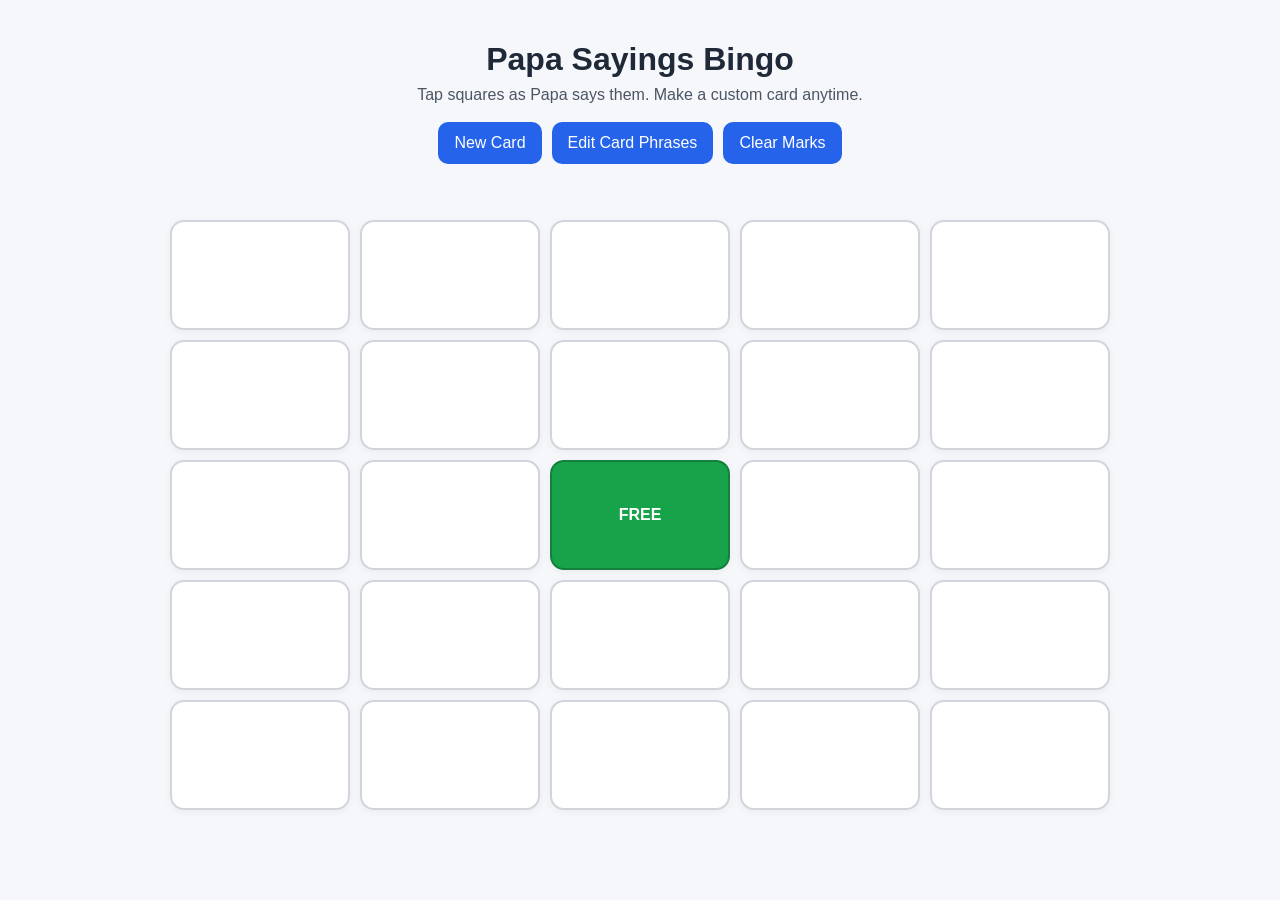
<file: index.html>
<!DOCTYPE html>
<html lang="en">
<head>
  <meta charset="UTF-8" />
  <meta name="viewport" content="width=device-width, initial-scale=1.0" />
  <title>Papa Sayings Bingo</title>
  <link rel="stylesheet" href="styles.css" />
</head>
<body>
  <div class="container">
    <header class="hero">
      <h1>Papa Sayings Bingo</h1>
      <p class="subtitle">Tap squares as Papa says them. Make a custom card anytime.</p>
    </header>

    <div class="controls">
      <button id="newCard">New Card</button>
      <button id="editPhrases">Edit Card Phrases</button>
      <button id="clearMarks">Clear Marks</button>
    </div>

    <p id="status" class="status" aria-live="polite"></p>

    <div id="bingo-board" class="board" aria-label="Bingo board"></div>

    <section id="editorPanel" class="editor hidden">
      <div class="editor-card">
        <div class="editor-header">
          <h2>Edit Bingo Phrases</h2>
          <button id="closeEditor" class="secondary">Close</button>
        </div>

        <p class="editor-help">
          Enter one phrase per line. Use at least 24 phrases. Your list saves in this browser.
        </p>

        <textarea id="phrasesInput" spellcheck="true"></textarea>

        <div class="editor-actions">
          <button id="savePhrases">Save Phrases</button>
          <button id="resetDefaults" class="secondary">Reset Defaults</button>
        </div>
      </div>
    </section>
  </div>

  <script src="script.js"></script>
</body>
</html>
</file>
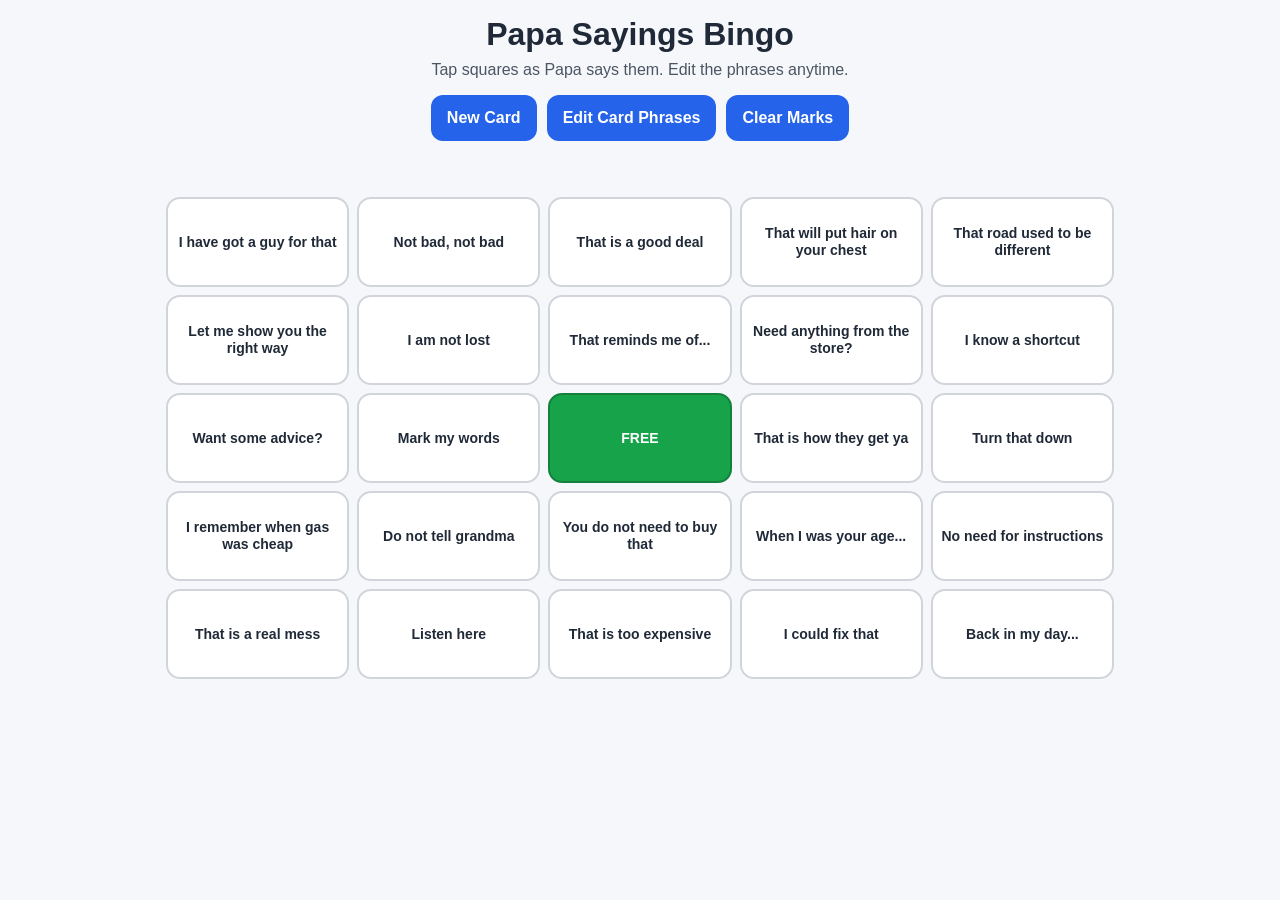
<file: Papa_Bingo/index.html>
<!DOCTYPE html>
<html lang="en">
<head>
  <meta charset="UTF-8">
  <meta name="viewport" content="width=device-width, initial-scale=1.0, viewport-fit=cover">
  <title>Papa Sayings Bingo</title>
  <link rel="stylesheet" href="styles.css">
</head>
<body>
  <div class="container">
    <h1>Papa Sayings Bingo</h1>
    <p class="subtitle">Tap squares as Papa says them. Edit the phrases anytime.</p>

    <div class="controls">
      <button id="newCard" type="button">New Card</button>
      <button id="editPhrases" type="button">Edit Card Phrases</button>
      <button id="clearMarks" type="button">Clear Marks</button>
    </div>

    <p id="status" class="status" aria-live="polite"></p>

    <div id="bingo-board" class="board"></div>

    <div id="editorPanel" class="editor hidden">
      <div class="editor-card">
        <div class="editor-header">
          <h2>Edit Bingo Phrases</h2>
          <button id="closeEditor" class="secondary" type="button">Close</button>
        </div>
        <p class="editor-help">Enter one phrase per line. Use at least 24 phrases.</p>
        <textarea id="phrasesInput" spellcheck="true"></textarea>
        <div class="editor-actions">
          <button id="savePhrases" type="button">Save Phrases</button>
          <button id="resetDefaults" class="secondary" type="button">Reset Defaults</button>
        </div>
      </div>
    </div>
  </div>

  <script src="script.js" defer></script>
</body>
</html>
</file>
<file: styles.css>
* {
  box-sizing: border-box;
}

body {
  margin: 0;
  font-family: Arial, sans-serif;
  background: #f6f7fb;
  color: #1f2937;
}

.container {
  max-width: 980px;
  margin: 0 auto;
  padding: 20px;
}

.hero {
  text-align: center;
  margin-bottom: 18px;
}

h1 {
  margin-bottom: 8px;
}

.subtitle {
  margin-top: 0;
  color: #4b5563;
}

.controls {
  display: flex;
  flex-wrap: wrap;
  gap: 10px;
  justify-content: center;
  margin-bottom: 14px;
}

button {
  border: none;
  border-radius: 10px;
  padding: 12px 16px;
  font-size: 16px;
  cursor: pointer;
  background: #2563eb;
  color: white;
}

button.secondary {
  background: #6b7280;
}

button:hover {
  opacity: 0.95;
}

.status {
  text-align: center;
  font-size: 20px;
  min-height: 28px;
  margin: 8px 0 14px;
  font-weight: 700;
}

.board {
  display: grid;
  grid-template-columns: repeat(5, minmax(0, 1fr));
  gap: 10px;
}

.square {
  background: white;
  border: 2px solid #d1d5db;
  border-radius: 14px;
  min-height: 110px;
  display: flex;
  align-items: center;
  justify-content: center;
  text-align: center;
  padding: 10px;
  cursor: pointer;
  user-select: none;
  font-weight: 600;
  line-height: 1.25;
  box-shadow: 0 2px 8px rgba(0,0,0,0.05);
}

.square.marked {
  background: #16a34a;
  color: white;
  border-color: #15803d;
}

.editor.hidden {
  display: none;
}

.editor {
  position: fixed;
  inset: 0;
  background: rgba(17, 24, 39, 0.55);
  display: flex;
  align-items: center;
  justify-content: center;
  padding: 18px;
}

.editor-card {
  background: white;
  width: min(760px, 100%);
  border-radius: 16px;
  padding: 18px;
  box-shadow: 0 12px 40px rgba(0,0,0,0.2);
}

.editor-header {
  display: flex;
  justify-content: space-between;
  align-items: center;
  gap: 12px;
}

.editor-help {
  color: #4b5563;
  margin-bottom: 12px;
}

textarea {
  width: 100%;
  min-height: 320px;
  border: 1px solid #d1d5db;
  border-radius: 12px;
  padding: 12px;
  font-size: 15px;
  resize: vertical;
}

.editor-actions {
  display: flex;
  flex-wrap: wrap;
  gap: 10px;
  margin-top: 12px;
}

@media (max-width: 640px) {
  .square {
    min-height: 88px;
    font-size: 14px;
  }

  button {
    width: 100%;
  }

  .controls {
    flex-direction: column;
  }
}
</file>
<file: Papa_Bingo/styles.css>
* { box-sizing: border-box; }

body {
  margin: 0;
  font-family: Arial, sans-serif;
  background: #f6f7fb;
  color: #1f2937;
}

.container {
  max-width: 980px;
  margin: 0 auto;
  padding: 16px;
}

h1 {
  text-align: center;
  margin: 0 0 8px;
}

.subtitle {
  text-align: center;
  color: #4b5563;
  margin: 0 0 16px;
}

.controls {
  display: flex;
  flex-wrap: wrap;
  gap: 10px;
  justify-content: center;
  margin-bottom: 14px;
}

button {
  border: none;
  border-radius: 12px;
  padding: 12px 16px;
  min-height: 46px;
  font-size: 16px;
  font-weight: 700;
  cursor: pointer;
  background: #2563eb;
  color: white;
}

button.secondary {
  background: #6b7280;
}

.status {
  text-align: center;
  min-height: 28px;
  font-size: 20px;
  font-weight: 700;
  margin: 8px 0 14px;
}

.board {
  display: grid;
  grid-template-columns: repeat(5, minmax(0, 1fr));
  gap: 8px;
}

.square {
  border: 2px solid #d1d5db;
  border-radius: 14px;
  background: white;
  color: #1f2937;
  min-height: 90px;
  padding: 8px;
  font-size: 14px;
  font-weight: 700;
  line-height: 1.2;
  text-align: center;
  display: flex;
  align-items: center;
  justify-content: center;
  word-break: break-word;
}

.square:visited,
.square:focus,
.square:active {
  color: #1f2937;
}

.square.marked {
  background: #16a34a;
  color: white;
  border-color: #15803d;
}

.editor.hidden {
  display: none;
}

.editor {
  position: fixed;
  inset: 0;
  background: rgba(17, 24, 39, 0.55);
  display: flex;
  align-items: center;
  justify-content: center;
  padding: 16px;
}

.editor-card {
  background: white;
  width: min(760px, 100%);
  border-radius: 16px;
  padding: 16px;
  max-height: 90vh;
  overflow: auto;
}

.editor-header {
  display: flex;
  justify-content: space-between;
  align-items: center;
  gap: 12px;
}

.editor-help {
  color: #4b5563;
}

textarea {
  width: 100%;
  min-height: 300px;
  border: 1px solid #d1d5db;
  border-radius: 12px;
  padding: 12px;
  font-size: 16px;
  resize: vertical;
}

.editor-actions {
  display: flex;
  flex-wrap: wrap;
  gap: 10px;
  margin-top: 12px;
}

@media (max-width: 600px) {
  .controls, .editor-actions {
    flex-direction: column;
  }

  .controls button, .editor-actions button, .editor-header button {
    width: 100%;
  }

  .editor-header {
    flex-direction: column;
    align-items: stretch;
  }

  .board {
    gap: 6px;
  }

  .square {
    min-height: 72px;
    font-size: 11px;
    padding: 6px 4px;
  }
}
</file>
